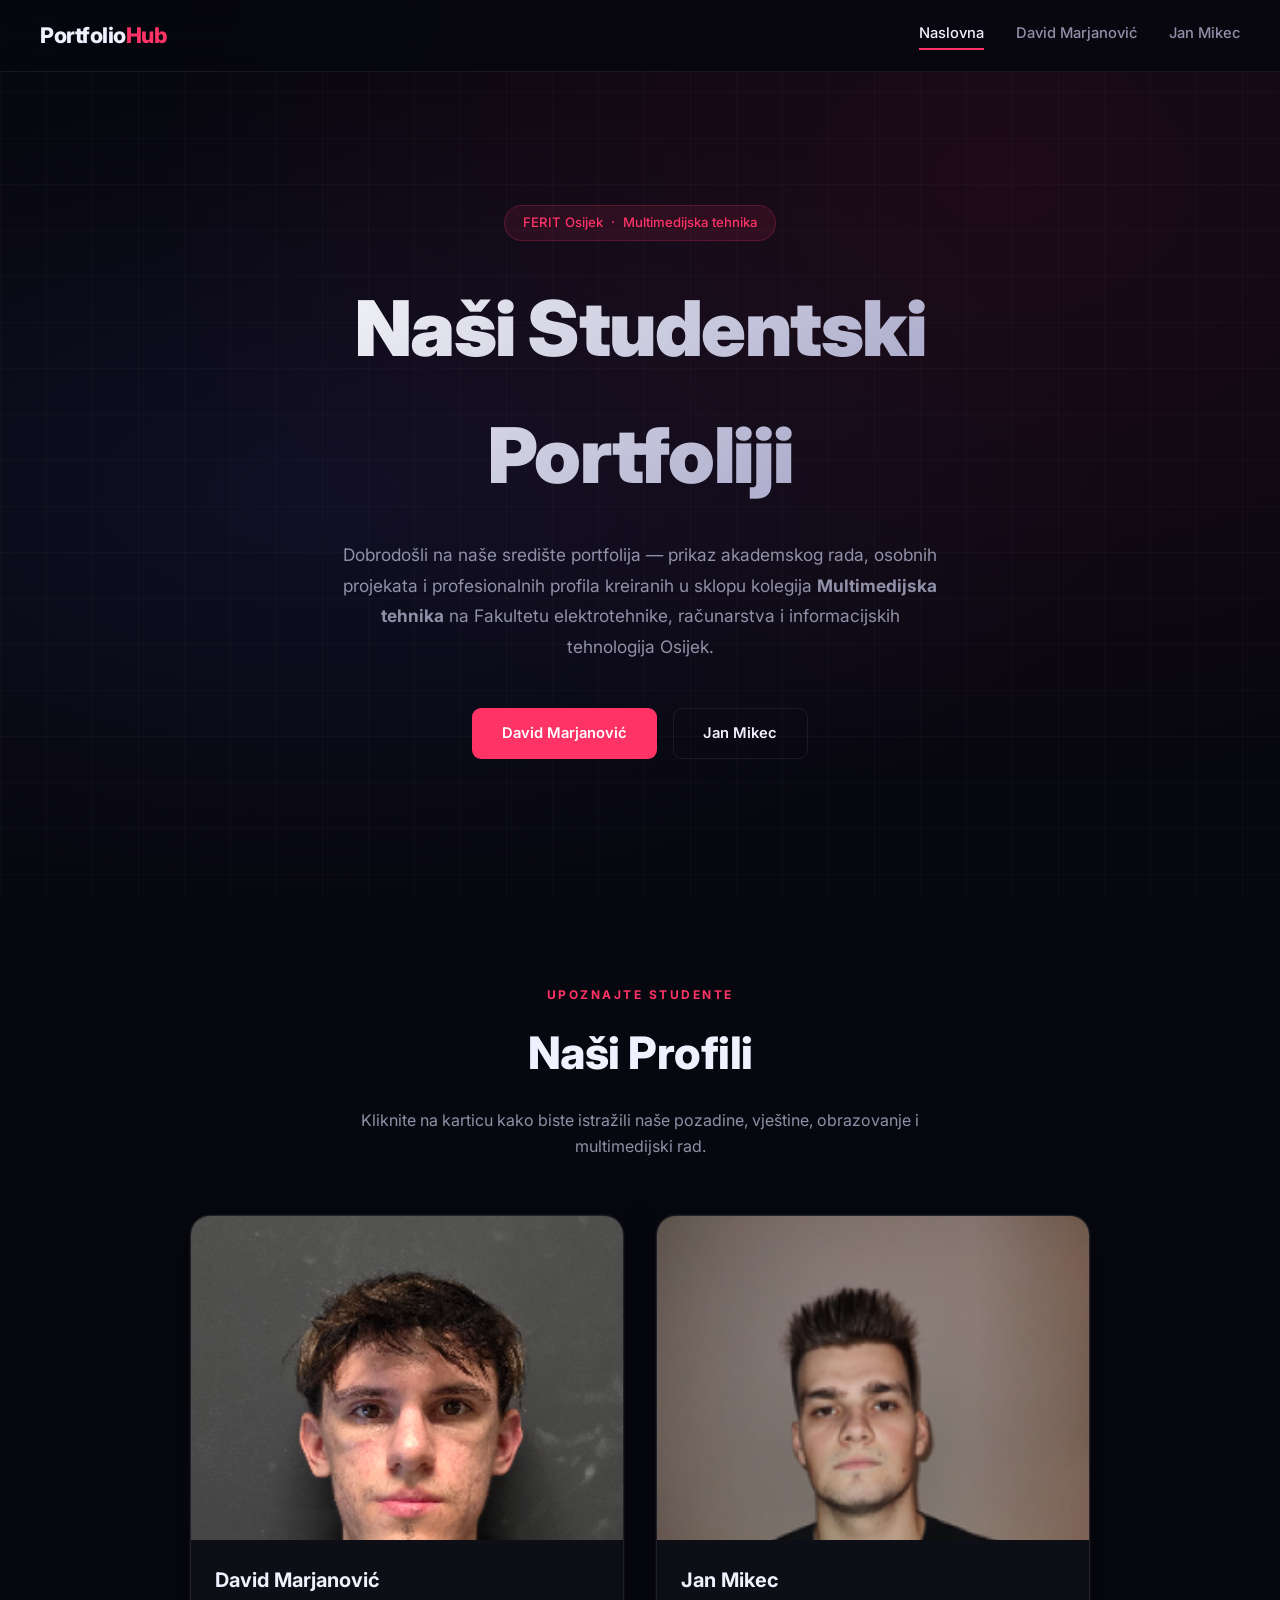
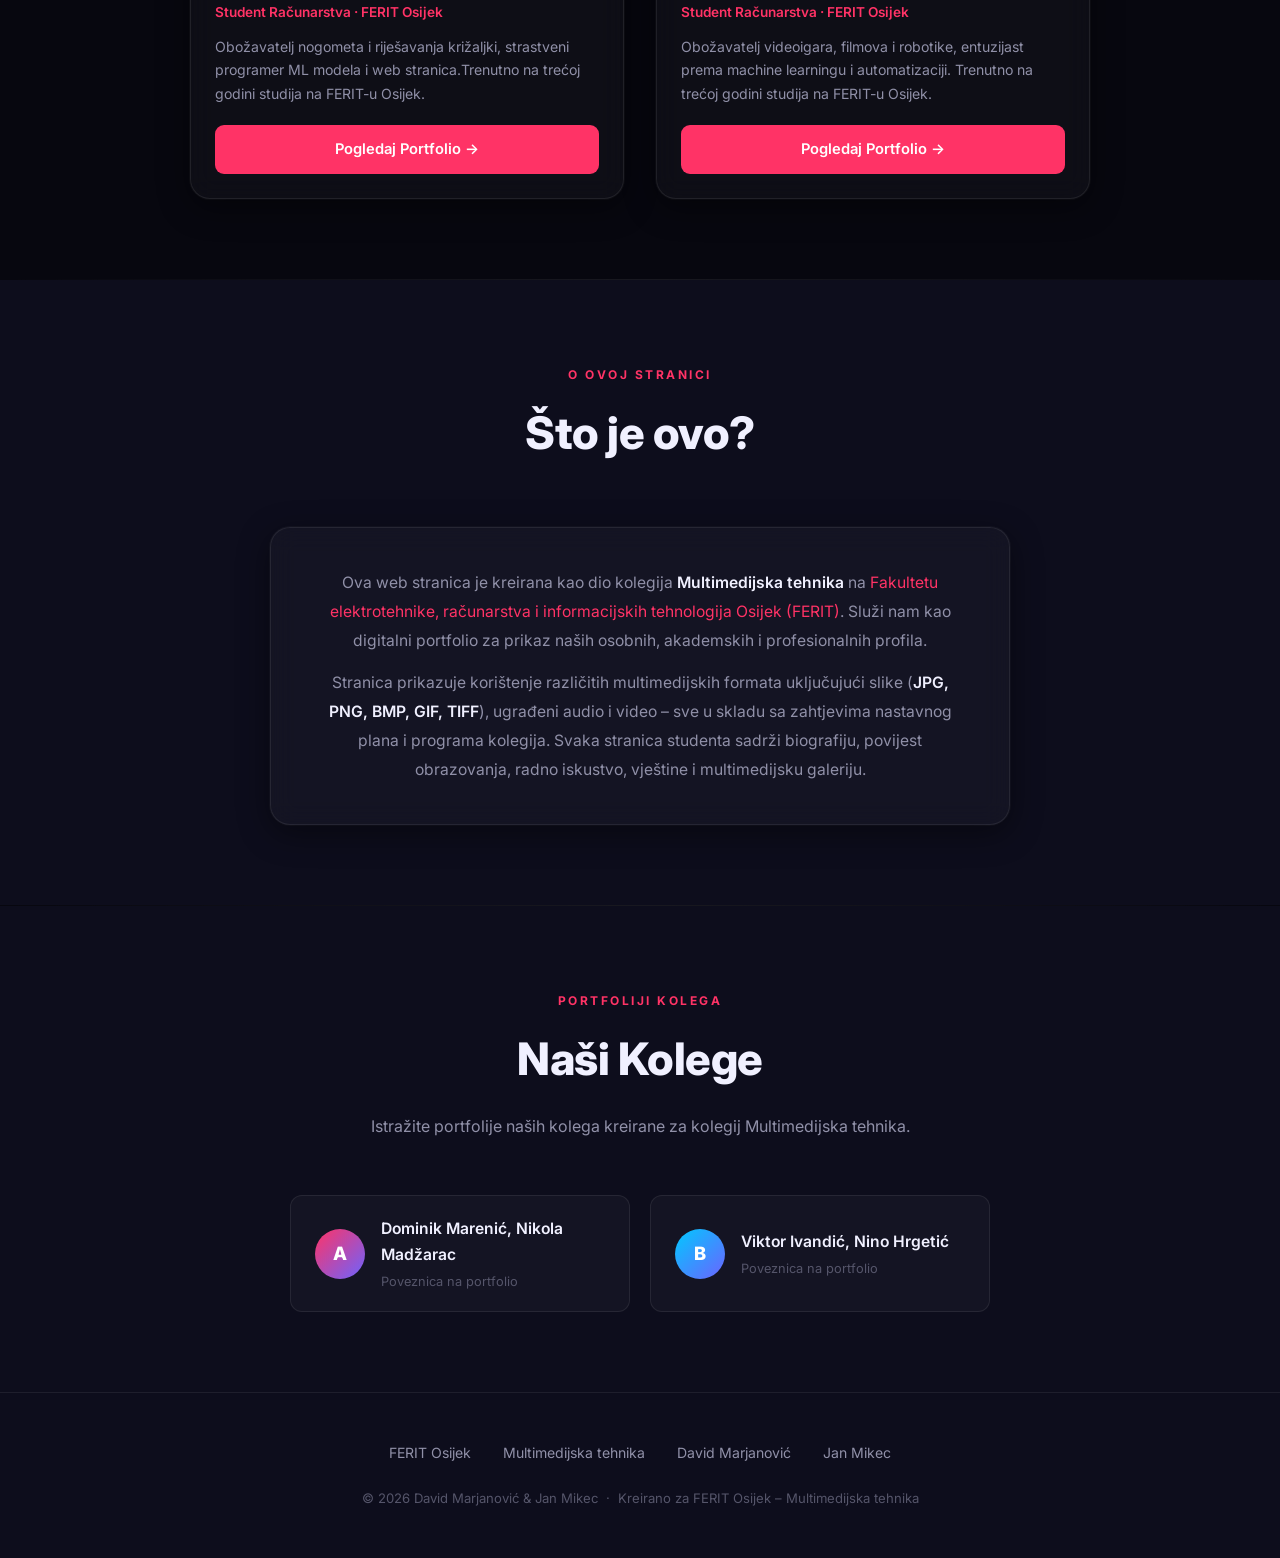
<file: index.html>
<!DOCTYPE html>
<html lang="hr">

<head>
  <meta charset="UTF-8">
  <meta name="viewport" content="width=device-width, initial-scale=1.0">
  <title>Studentski Portfoliji | FERIT Osijek</title>
  <meta name="description"
    content="Digitalni portfoliji Davida Marjanovića i Jana Mikeca, studenata računarstva na FERIT-u Osijek. Kreirano za kolegij Multimedijska tehnika.">
  <meta name="keywords" content="FERIT, Osijek, portfolio, Multimedijska tehnika, student, računarstvo">
  <link rel="preconnect" href="https://fonts.googleapis.com">
  <link rel="preconnect" href="https://fonts.gstatic.com" crossorigin>
  <link
    href="https://fonts.googleapis.com/css2?family=Inter:ital,opsz,wght@0,14..32,300;0,14..32,400;0,14..32,500;0,14..32,600;0,14..32,700;0,14..32,800;0,14..32,900&display=swap"
    rel="stylesheet">
  <link rel="stylesheet" href="css/style.css">
</head>

<body>

  <!-- ============ NAVBAR ============ -->
  <nav class="navbar" id="navbar">
    <div class="nav-container">
      <a href="index.html" class="nav-logo" id="nav-logo">Portfolio<span class="accent">Hub</span></a>
      <div class="nav-menu">
        <a href="index.html" class="nav-link" id="nav-home">Naslovna</a>
        <a href="david/index.html" class="nav-link" id="nav-david">David Marjanović</a>
        <a href="jan/index.html" class="nav-link" id="nav-jan">Jan Mikec</a>
      </div>
    </div>
  </nav>

  <!-- ============ HERO ============ -->
  <section class="hero" id="hero">
    <div class="hero-content">
      <div class="hero-badge">FERIT Osijek &nbsp;·&nbsp; Multimedijska tehnika</div>
      <h1>Naši Studentski Portfoliji</h1>
      <p>
        Dobrodošli na naše središte portfolija — prikaz akademskog rada, osobnih projekata i profesionalnih profila
        kreiranih u sklopu kolegija <strong>Multimedijska tehnika</strong> na Fakultetu elektrotehnike, računarstva i
        informacijskih tehnologija Osijek.
      </p>
      <div class="hero-cta">
        <a href="david/index.html" class="btn btn-primary" id="hero-btn-david">David Marjanović</a>
        <a href="jan/index.html" class="btn btn-outline" id="hero-btn-jan">Jan Mikec</a>
      </div>
    </div>
  </section>

  <!-- ============ STUDENT CARDS ============ -->
  <section id="students">
    <div class="container">
      <div class="section-header">
        <span class="section-tag">Upoznajte Studente</span>
        <h2 class="section-title">Naši Profili</h2>
        <p class="section-sub">Kliknite na karticu kako biste istražili naše pozadine, vještine, obrazovanje i
          multimedijski rad.</p>
      </div>
      <div class="students-grid">

        <div class="student-card fade-in" id="card-david">
          <img src="assets/images/david_portrait.png" alt="David Marjanović" class="student-card-img" loading="lazy">
          <div class="student-card-body">
            <div class="student-card-name">David Marjanović</div>
            <div class="student-card-role">Student Računarstva · FERIT Osijek</div>
            <p class="student-card-desc">
              Obožavatelj nogometa i riješavanja križaljki, strastveni programer ML modela i web stranica.Trenutno na
              trećoj godini
              studija na FERIT-u Osijek.
            </p>
            <a href="david/index.html" class="btn btn-primary btn-full" id="card-david-btn">Pogledaj Portfolio →</a>
          </div>
        </div>

        <div class="student-card fade-in" id="card-jan">
          <img src="assets/images/jan_portrait.png" alt="Jan Mikec" class="student-card-img" loading="lazy">
          <div class="student-card-body">
            <div class="student-card-name">Jan Mikec</div>
            <div class="student-card-role">Student Računarstva · FERIT Osijek</div>
            <p class="student-card-desc">
              Obožavatelj videoigara, filmova i robotike, entuzijast prema machine learningu i automatizaciji. Trenutno na trećoj 
              godini studija na FERIT-u Osijek.
            </p>
            <a href="jan/index.html" class="btn btn-primary btn-full" id="card-jan-btn">Pogledaj Portfolio →</a>
          </div>
        </div>

      </div>
    </div>
  </section>

  <!-- ============ ABOUT ============ -->
  <div class="divider"></div>
  <section id="about" style="background: var(--bg2);">
    <div class="container">
      <div class="section-header">
        <span class="section-tag">O ovoj stranici</span>
        <h2 class="section-title">Što je ovo?</h2>
      </div>
      <div class="card about-card fade-in" id="about-card">
        <p>
          Ova web stranica je kreirana kao dio kolegija <strong>Multimedijska tehnika</strong> na
          <a href="https://www.ferit.unios.hr/" target="_blank" rel="noopener">Fakultetu elektrotehnike, računarstva i
            informacijskih tehnologija Osijek (FERIT)</a>.
          Služi nam kao digitalni portfolio za prikaz naših osobnih, akademskih i profesionalnih profila.
        </p>
        <p>
          Stranica prikazuje korištenje različitih multimedijskih formata uključujući slike (<strong>JPG, PNG, BMP, GIF,
            TIFF</strong>),
          ugrađeni audio i video – sve u skladu sa zahtjevima nastavnog plana i programa kolegija.
          Svaka stranica studenta sadrži biografiju, povijest obrazovanja, radno iskustvo, vještine i multimedijsku
          galeriju.
        </p>
      </div>
    </div>
  </section>

  <div class="divider"></div>
  <section class="colleagues-section" id="colleagues">
    <div class="container">
      <div class="section-header">
        <span class="section-tag">Portfoliji kolega</span>
        <h2 class="section-title">Naši Kolege</h2>
        <p class="section-sub">Istražite portfolije naših kolega kreirane za kolegij Multimedijska tehnika.
        </p>
      </div>
      <div class="colleagues-grid">

        <a target="_blank" href="https://dmarenic.github.io/website/index.html" class="colleague-card fade-in" id="colleague-1">
          <div class="colleague-avatar" id="colleague-1-avatar">A</div>
          <div>
            <div class="colleague-name" id="colleague-1-name">Dominik Marenić, Nikola Madžarac</div>
            <div class="colleague-desc">Poveznica na portfolio</div>
          </div>
        </a>

        <a target="_blank" href="https://multimedija-kv-06de54.gitlab.io/" class="colleague-card fade-in" id="colleague-2">
          <div class="colleague-avatar" id="colleague-2-avatar"
            style="background: linear-gradient(135deg,#00c9ff,#6c63ff);">B</div>
          <div>
            <div class="colleague-name" id="colleague-2-name">Viktor Ivandić, Nino Hrgetić</div>
            <div class="colleague-desc">Poveznica na portfolio</div>
          </div>
        </a>

      </div>
    </div>
  </section>

  <!-- ============ FOOTER ============ -->
  <footer class="footer" id="footer">
    <div class="footer-links">
      <a href="https://www.ferit.unios.hr/" target="_blank" rel="noopener" class="footer-link">FERIT Osijek</a>
      <a href="https://moodle.srce.hr/2025-2026/course/view.php?id=233933" target="_blank" rel="noopener"
        class="footer-link">Multimedijska tehnika</a>
      <a href="david/index.html" class="footer-link">David Marjanović</a>
      <a href="jan/index.html" class="footer-link">Jan Mikec</a>
    </div>
    <div class="footer-copy">
      © 2026 David Marjanović &amp; Jan Mikec &nbsp;·&nbsp; Kreirano za FERIT Osijek – Multimedijska tehnika
    </div>
  </footer>

  <script src="js/main.js"></script>
</body>

</html>
</file>
<file: css/style.css>
@import url('https://fonts.googleapis.com/css2?family=Inter:ital,opsz,wght@0,14..32,300;0,14..32,400;0,14..32,500;0,14..32,600;0,14..32,700;0,14..32,800;0,14..32,900&display=swap');

:root {
  --bg: #07070f;
  --bg2: #0d0d1c;
  --bg3: #121228;
  --glass: rgba(255, 255, 255, 0.03);
  --glass-bd: rgba(255, 255, 255, 0.08);
  --accent: #ff3366;
  --accent-h: #e02d59;
  --accent2: #6c63ff;
  --text: #f0f0ff;
  --text-s: #9090a8;
  --text-m: #55556a;
  --border: rgba(255, 255, 255, 0.07);
  --border-a: rgba(255, 51, 102, 0.3);
  --shadow: 0 8px 32px rgba(0, 0, 0, 0.45), 0 0 0 1px rgba(255, 255, 255, 0.04);
  --glow: 0 0 35px rgba(255, 51, 102, 0.15);
  --tr: all 0.3s cubic-bezier(0.4, 0, 0.2, 1);
  --r: 12px;
  --rl: 20px;
  --font: 'Inter', sans-serif;
}

*,
*::before,
*::after {
  box-sizing: border-box;
  margin: 0;
  padding: 0;
}

html {
  scroll-behavior: smooth;
}

body {
  font-family: var(--font);
  background: var(--bg);
  color: var(--text);
  line-height: 1.65;
  overflow-x: hidden;
}

img {
  display: block;
  max-width: 100%;
}

a {
  color: var(--accent);
  text-decoration: none;
  transition: var(--tr);
}

a:hover {
  opacity: 0.82;
}

::-webkit-scrollbar {
  width: 5px;
}

::-webkit-scrollbar-track {
  background: var(--bg);
}

::-webkit-scrollbar-thumb {
  background: var(--accent);
  border-radius: 3px;
}

/* ===== NAVBAR ===== */
.navbar {
  position: fixed;
  top: 0;
  left: 0;
  right: 0;
  z-index: 1000;
  padding: 1.1rem 2rem;
  backdrop-filter: blur(22px);
  -webkit-backdrop-filter: blur(22px);
  background: rgba(7, 7, 15, 0.85);
  border-bottom: 1px solid var(--border);
  transition: var(--tr);
}

.navbar.scrolled {
  padding: 0.7rem 2rem;
  box-shadow: 0 4px 24px rgba(0, 0, 0, 0.5);
}

.nav-container {
  max-width: 1200px;
  margin: 0 auto;
  display: flex;
  align-items: center;
  justify-content: space-between;
}

.nav-logo {
  font-size: 1.35rem;
  font-weight: 800;
  color: var(--text);
  letter-spacing: -0.5px;
}

.nav-logo .accent {
  color: var(--accent);
}

.nav-menu {
  display: flex;
  align-items: center;
  gap: 2rem;
}

.nav-link {
  color: var(--text-s);
  font-size: 0.92rem;
  font-weight: 500;
  position: relative;
  padding-bottom: 4px;
}

.nav-link::after {
  content: '';
  position: absolute;
  bottom: 0;
  left: 0;
  width: 0;
  height: 2px;
  background: var(--accent);
  transition: width 0.3s ease;
}

.nav-link:hover,
.nav-link.active {
  color: var(--text);
  opacity: 1;
}

.nav-link:hover::after,
.nav-link.active::after {
  width: 100%;
}

/* ===== BUTTONS ===== */
.btn {
  display: inline-flex;
  align-items: center;
  gap: 0.5rem;
  padding: 0.78rem 1.85rem;
  border-radius: 9px;
  font-weight: 600;
  font-size: 0.92rem;
  font-family: var(--font);
  cursor: pointer;
  border: none;
  transition: var(--tr);
  text-decoration: none;
}

.btn-primary {
  background: var(--accent);
  color: #fff;
}

.btn-primary:hover {
  background: var(--accent-h);
  color: #fff;
  opacity: 1;
  transform: translateY(-2px);
  box-shadow: 0 10px 28px rgba(255, 51, 102, 0.38);
}

.btn-outline {
  background: transparent;
  color: var(--text);
  border: 1px solid var(--border);
}

.btn-outline:hover {
  border-color: var(--accent);
  color: var(--accent);
  opacity: 1;
  transform: translateY(-2px);
}

.btn-full {
  width: 100%;
  justify-content: center;
}

/* ===== HERO – LANDING ===== */
.hero {
  min-height: 100vh;
  display: flex;
  align-items: center;
  justify-content: center;
  text-align: center;
  padding: 9rem 2rem 5rem;
  position: relative;
  overflow: hidden;
  background:
    radial-gradient(ellipse at 25% 55%, rgba(108, 99, 255, 0.09) 0%, transparent 60%),
    radial-gradient(ellipse at 78% 20%, rgba(255, 51, 102, 0.09) 0%, transparent 60%),
    var(--bg);
}

.hero::before {
  content: '';
  position: absolute;
  inset: 0;
  background-image:
    linear-gradient(rgba(255, 255, 255, 0.018) 1px, transparent 1px),
    linear-gradient(90deg, rgba(255, 255, 255, 0.018) 1px, transparent 1px);
  background-size: 46px 46px;
  pointer-events: none;
}

.hero-content {
  max-width: 820px;
  position: relative;
  z-index: 1;
}

.hero-badge {
  display: inline-flex;
  align-items: center;
  gap: 0.5rem;
  padding: 0.38rem 1.1rem;
  background: rgba(255, 51, 102, 0.1);
  border: 1px solid rgba(255, 51, 102, 0.22);
  border-radius: 100px;
  font-size: 0.82rem;
  color: var(--accent);
  margin-bottom: 1.6rem;
  font-weight: 500;
}

.hero h1 {
  font-size: clamp(2.6rem, 6.5vw, 4.8rem);
  font-weight: 900;
  background: linear-gradient(135deg, #fff 0%, #9090bb 100%);
  -webkit-background-clip: text;
  -webkit-text-fill-color: transparent;
  background-clip: text;
  margin-bottom: 1.25rem;
  letter-spacing: -1.5px;
}

.hero p {
  font-size: 1.08rem;
  color: var(--text-s);
  max-width: 600px;
  margin: 0 auto 2.8rem;
  line-height: 1.78;
}

.hero-cta {
  display: flex;
  gap: 1rem;
  justify-content: center;
  flex-wrap: wrap;
}

.scroll-indicator {
  position: absolute;
  bottom: 2.2rem;
  left: 50%;
  transform: translateX(-50%);
  display: flex;
  flex-direction: column;
  align-items: center;
  gap: 0.5rem;
  color: var(--text-m);
  font-size: 0.7rem;
  text-transform: uppercase;
  letter-spacing: 2px;
  animation: bounce 2.2s ease-in-out infinite;
}

.scroll-arrow {
  width: 20px;
  height: 20px;
  border-right: 2px solid var(--text-m);
  border-bottom: 2px solid var(--text-m);
  transform: rotate(45deg);
}

@keyframes bounce {

  0%,
  100% {
    transform: translateX(-50%) translateY(0);
  }

  50% {
    transform: translateX(-50%) translateY(8px);
  }
}

/* ===== LAYOUT ===== */
section {
  padding: 5rem 2rem;
}

.container {
  max-width: 1200px;
  margin: 0 auto;
}

.section-header {
  text-align: center;
  margin-bottom: 3.5rem;
}

.section-tag {
  display: inline-block;
  font-size: 0.75rem;
  font-weight: 700;
  text-transform: uppercase;
  letter-spacing: 2.5px;
  color: var(--accent);
  margin-bottom: 0.75rem;
}

.section-title {
  font-size: clamp(1.8rem, 4vw, 2.8rem);
  font-weight: 800;
  letter-spacing: -0.5px;
  margin-bottom: 1rem;
}

.section-sub {
  font-size: 1rem;
  color: var(--text-s);
  max-width: 580px;
  margin: 0 auto;
}

.divider {
  height: 1px;
  background: linear-gradient(to right, transparent, var(--border), transparent);
}

/* ===== GLASS CARD ===== */
.card {
  background: var(--glass);
  border: 1px solid var(--glass-bd);
  border-radius: var(--rl);
  padding: 1.5rem;
  backdrop-filter: blur(12px);
  -webkit-backdrop-filter: blur(12px);
  box-shadow: var(--shadow);
  transition: var(--tr);
}

.card:hover {
  transform: translateY(-4px);
  border-color: var(--border-a);
  box-shadow: var(--shadow), var(--glow);
}

/* ===== STUDENT CARDS – LANDING ===== */
.students-grid {
  display: grid;
  grid-template-columns: repeat(2, 1fr);
  gap: 2rem;
  max-width: 900px;
  margin: 0 auto;
}

.student-card {
  background: var(--glass);
  border: 1px solid var(--glass-bd);
  border-radius: var(--rl);
  overflow: hidden;
  backdrop-filter: blur(12px);
  -webkit-backdrop-filter: blur(12px);
  box-shadow: var(--shadow);
  transition: var(--tr);
}

.student-card:hover {
  transform: translateY(-6px);
  border-color: var(--border-a);
  box-shadow: var(--shadow), var(--glow);
}

.student-card-img {
  width: 100%;
  aspect-ratio: 4/3;
  object-fit: cover;
  object-position: top center;
}

.student-card-body {
  padding: 1.5rem;
}

.student-card-name {
  font-size: 1.25rem;
  font-weight: 700;
  margin-bottom: 0.2rem;
}

.student-card-role {
  font-size: 0.85rem;
  color: var(--accent);
  font-weight: 600;
  margin-bottom: 0.75rem;
}

.student-card-desc {
  font-size: 0.88rem;
  color: var(--text-s);
  margin-bottom: 1.25rem;
  line-height: 1.65;
}

/* ===== COLLEAGUES SECTION ===== */
.colleagues-section {
  background: var(--bg2);
}

.colleagues-grid {
  display: grid;
  grid-template-columns: repeat(2, 1fr);
  gap: 1.25rem;
  max-width: 700px;
  margin: 0 auto;
}

.colleague-card {
  background: var(--glass);
  border: 1px solid var(--glass-bd);
  border-radius: var(--r);
  padding: 1.2rem 1.5rem;
  display: flex;
  align-items: center;
  gap: 1rem;
  transition: var(--tr);
  position: relative;
  overflow: hidden;
}

.colleague-card:hover {
  border-color: var(--border-a);
  transform: translateY(-2px);
  opacity: 1;
  box-shadow: var(--glow);
}

.colleague-avatar {
  width: 50px;
  height: 50px;
  border-radius: 50%;
  background: linear-gradient(135deg, var(--accent), var(--accent2));
  display: flex;
  align-items: center;
  justify-content: center;
  font-weight: 800;
  font-size: 1.15rem;
  color: #fff;
  flex-shrink: 0;
}

.colleague-name {
  font-weight: 600;
  font-size: 0.98rem;
  color: var(--text);
  margin-bottom: 0.2rem;
}

.colleague-desc {
  font-size: 0.8rem;
  color: var(--text-m);
}

/* ===== ABOUT CARD – LANDING ===== */
.about-card {
  max-width: 740px;
  margin: 0 auto;
  text-align: center;
  padding: 2.5rem;
}

.about-card p {
  color: var(--text-s);
  line-height: 1.85;
  font-size: 0.98rem;
  margin-bottom: 0.85rem;
}

.about-card p:last-child {
  margin-bottom: 0;
}

.about-card strong {
  color: var(--text);
  font-weight: 600;
}

/* ===== PROFILE HERO – STUDENT PAGES ===== */
.profile-hero {
  padding: 8rem 2rem 5rem;
  background:
    radial-gradient(ellipse at top right, rgba(255, 51, 102, 0.08) 0%, transparent 55%),
    radial-gradient(ellipse at bottom left, rgba(108, 99, 255, 0.08) 0%, transparent 55%),
    var(--bg);
  position: relative;
  overflow: hidden;
}

.profile-hero::before {
  content: '';
  position: absolute;
  inset: 0;
  background-image:
    linear-gradient(rgba(255, 255, 255, 0.014) 1px, transparent 1px),
    linear-gradient(90deg, rgba(255, 255, 255, 0.014) 1px, transparent 1px);
  background-size: 40px 40px;
  pointer-events: none;
}

.profile-inner {
  max-width: 980px;
  margin: 0 auto;
  display: flex;
  gap: 3.5rem;
  align-items: flex-start;
  position: relative;
  z-index: 1;
}

.profile-photo-wrap {
  flex-shrink: 0;
}

.profile-photo-container {
  position: relative;
  width: 230px;
}

.profile-photo {
  width: 230px;
  height: 230px;
  object-fit: cover;
  object-position: top center;
  border-radius: 18px;
  cursor: pointer;
  border: 2px solid var(--border);
  display: block;
  transition: var(--tr);
}

.profile-photo:hover {
  border-color: var(--accent);
  box-shadow: 0 0 30px rgba(255, 51, 102, 0.3);
  transform: scale(1.02);
}

.photo-hint {
  position: absolute;
  bottom: 10px;
  right: 10px;
  background: rgba(0, 0, 0, 0.72);
  padding: 4px 9px;
  border-radius: 6px;
  font-size: 0.7rem;
  color: rgba(255, 255, 255, 0.82);
  pointer-events: none;
  transition: var(--tr);
}

.profile-photo-container:hover .photo-hint {
  background: rgba(255, 51, 102, 0.85);
}

.profile-info {
  flex: 1;
}

.profile-name {
  font-size: clamp(2rem, 4.5vw, 3.2rem);
  font-weight: 900;
  letter-spacing: -1.5px;
  background: linear-gradient(135deg, #fff 0%, #9090bb 100%);
  -webkit-background-clip: text;
  -webkit-text-fill-color: transparent;
  background-clip: text;
  margin-bottom: 0.4rem;
}

.profile-title {
  font-size: 1.05rem;
  color: var(--accent);
  font-weight: 600;
  margin-bottom: 1.1rem;
}

.profile-meta {
  display: flex;
  gap: 1.2rem;
  flex-wrap: wrap;
  margin-bottom: 1.4rem;
}

.profile-meta-item {
  display: flex;
  align-items: center;
  gap: 0.4rem;
  font-size: 0.88rem;
  color: var(--text-s);
}

.profile-bio {
  font-size: 0.95rem;
  color: var(--text-s);
  line-height: 1.75;
  max-width: 520px;
}

/* ===== CONTENT SECTIONS ===== */
.cs {
  background: var(--bg);
  padding: 4rem 2rem;
}

.cs.alt {
  background: var(--bg2);
}

.cc {
  max-width: 980px;
  margin: 0 auto;
}

.cs-title {
  font-size: 1.45rem;
  font-weight: 800;
  letter-spacing: -0.3px;
  color: var(--text);
  margin-bottom: 1.8rem;
  display: flex;
  align-items: center;
  gap: 0.85rem;
}

.cs-title::before {
  content: '';
  display: block;
  width: 4px;
  height: 1.4rem;
  flex-shrink: 0;
  background: linear-gradient(to bottom, var(--accent), var(--accent2));
  border-radius: 2px;
}

/* ===== INFO GRID ===== */
.info-grid {
  display: grid;
  grid-template-columns: repeat(auto-fit, minmax(260px, 1fr));
  gap: 1rem;
}

.info-item {
  background: var(--glass);
  border: 1px solid var(--glass-bd);
  border-radius: var(--r);
  padding: 1.2rem 1.3rem;
  display: flex;
  gap: 1rem;
  align-items: flex-start;
  transition: var(--tr);
}

.info-item:hover {
  border-color: rgba(255, 51, 102, 0.22);
  background: rgba(255, 51, 102, 0.03);
}

.info-icon {
  font-size: 1.3rem;
  flex-shrink: 0;
  width: 42px;
  height: 42px;
  background: rgba(255, 51, 102, 0.1);
  border-radius: 9px;
  display: flex;
  align-items: center;
  justify-content: center;
}

.info-label {
  font-size: 0.72rem;
  text-transform: uppercase;
  letter-spacing: 1.2px;
  color: var(--text-m);
  margin-bottom: 0.22rem;
  font-weight: 700;
}

.info-value {
  font-size: 0.93rem;
  color: var(--text);
  font-weight: 500;
  margin-bottom: 0.3rem;
}

.info-link {
  font-size: 0.78rem;
  color: var(--accent);
  display: inline-flex;
  align-items: center;
  gap: 0.25rem;
  font-weight: 500;
}

/* ===== HOBBIES ===== */
.hobbies-list {
  display: flex;
  gap: 0.65rem;
  flex-wrap: wrap;
  margin-top: 0.5rem;
}

.hobby-tag {
  display: inline-flex;
  align-items: center;
  gap: 0.4rem;
  padding: 0.48rem 1.05rem;
  background: rgba(108, 99, 255, 0.1);
  border: 1px solid rgba(108, 99, 255, 0.2);
  border-radius: 100px;
  font-size: 0.84rem;
  color: var(--text);
  font-weight: 500;
  transition: var(--tr);
}

.hobby-tag:hover {
  background: rgba(108, 99, 255, 0.22);
  border-color: var(--accent2);
  opacity: 1;
  transform: translateY(-2px);
  color: #fff;
}

/* ===== TIMELINE ===== */
.timeline {
  position: relative;
  padding-left: 2.2rem;
}

.timeline::before {
  content: '';
  position: absolute;
  left: 0;
  top: 8px;
  bottom: 8px;
  width: 2px;
  background: linear-gradient(to bottom, var(--accent), var(--accent2), transparent);
  border-radius: 1px;
}

.timeline-item {
  position: relative;
  margin-bottom: 2.2rem;
}

.timeline-item:last-child {
  margin-bottom: 0;
}

.tl-dot {
  position: absolute;
  left: -2.55rem;
  top: 5px;
  width: 12px;
  height: 12px;
  border-radius: 50%;
  background: var(--accent);
  border: 2px solid var(--bg);
  box-shadow: 0 0 12px rgba(255, 51, 102, 0.5);
}

.tl-period {
  font-size: 0.78rem;
  color: var(--accent);
  font-weight: 700;
  text-transform: uppercase;
  letter-spacing: 1px;
  margin-bottom: 0.25rem;
}

.tl-title {
  font-size: 1rem;
  font-weight: 700;
  color: var(--text);
  margin-bottom: 0.2rem;
}

.tl-title a {
  color: var(--text);
  transition: var(--tr);
}

.tl-title a:hover {
  color: var(--accent);
  opacity: 1;
}

.tl-sub {
  font-size: 0.875rem;
  color: var(--text-s);
  margin-bottom: 0.45rem;
}

.tl-desc {
  font-size: 0.85rem;
  color: var(--text-m);
  line-height: 1.65;
}

/* ===== SKILLS ===== */
.skills-list {
  display: flex;
  gap: 0.75rem;
  flex-wrap: wrap;
}

.skill-tag {
  display: inline-flex;
  align-items: center;
  gap: 0.5rem;
  padding: 0.6rem 1.25rem;
  background: var(--glass);
  border: 1px solid var(--glass-bd);
  border-radius: 10px;
  font-size: 0.92rem;
  color: var(--text);
  font-weight: 600;
  transition: var(--tr);
}

.skill-tag:hover {
  background: rgba(255, 51, 102, 0.1);
  border-color: var(--accent);
  transform: translateY(-2px);
  box-shadow: var(--glow);
  color: #fff;
}

.skill-tag::before {
  content: '✦';
  color: var(--accent);
  font-size: 0.8rem;
}

/* ===== GALLERY ===== */
.gallery-grid {
  display: grid;
  grid-template-columns: repeat(auto-fit, minmax(210px, 1fr));
  gap: 1rem;
  margin-bottom: 1rem;
}

.gallery-item {
  position: relative;
  border-radius: var(--r);
  overflow: hidden;
  cursor: pointer;
  aspect-ratio: 4/3;
  border: 1px solid var(--glass-bd);
  background: var(--bg2);
  transition: var(--tr);
}

.gallery-item:hover {
  border-color: var(--border-a);
  box-shadow: var(--glow);
}

.gallery-item img {
  width: 100%;
  height: 100%;
  object-fit: cover;
  transition: transform 0.4s ease;
}

.gallery-item:hover img {
  transform: scale(1.07);
}

.gallery-overlay {
  position: absolute;
  bottom: 0;
  left: 0;
  right: 0;
  padding: 0.6rem 0.8rem;
  background: linear-gradient(to top, rgba(0, 0, 0, 0.82), transparent);
  font-size: 0.78rem;
  color: rgba(255, 255, 255, 0.88);
  opacity: 0;
  transition: opacity 0.3s ease;
}

.gallery-item:hover .gallery-overlay {
  opacity: 1;
}

.fmt-badge {
  position: absolute;
  top: 8px;
  right: 8px;
  padding: 2px 8px;
  background: rgba(255, 51, 102, 0.88);
  border-radius: 4px;
  font-size: 0.68rem;
  font-weight: 800;
  color: #fff;
  text-transform: uppercase;
}

.gallery-dl {
  display: flex;
  flex-direction: column;
  align-items: center;
  justify-content: center;
  gap: 0.4rem;
  padding: 1.5rem;
  background: var(--glass);
  border: 1px solid var(--glass-bd);
  border-radius: var(--r);
  text-decoration: none;
  color: var(--text-s);
  transition: var(--tr);
  text-align: center;
}

.gallery-dl:hover {
  border-color: var(--accent);
  color: var(--text);
  opacity: 1;
  background: rgba(255, 51, 102, 0.05);
}

.gallery-dl-icon {
  font-size: 2rem;
}

.gallery-dl-name {
  font-weight: 600;
  font-size: 0.9rem;
  color: var(--text);
}

.gallery-dl-note {
  font-size: 0.75rem;
  color: var(--text-m);
}

/* ===== MEDIA PLAYERS ===== */
.media-players {
  display: grid;
  grid-template-columns: 1fr 1fr;
  gap: 1.5rem;
  margin-top: 2rem;
}

.media-card {
  background: var(--glass);
  border: 1px solid var(--glass-bd);
  border-radius: var(--r);
  padding: 1.5rem;
}

.media-label {
  font-size: 0.8rem;
  font-weight: 700;
  color: var(--text-s);
  text-transform: uppercase;
  letter-spacing: 1.2px;
  margin-bottom: 0.5rem;
}

.media-desc {
  font-size: 0.8rem;
  color: var(--text-m);
  margin-bottom: 1rem;
}

audio {
  width: 100%;
  border-radius: 6px;
  accent-color: var(--accent);
}

video {
  width: 100%;
  border-radius: 8px;
  background: #000;
  max-height: 220px;
  object-fit: contain;
}

/* ===== LIGHTBOX ===== */
.lightbox {
  position: fixed;
  inset: 0;
  z-index: 9999;
  display: flex;
  align-items: center;
  justify-content: center;
  opacity: 0;
  pointer-events: none;
  transition: opacity 0.3s ease;
}

.lightbox.active {
  opacity: 1;
  pointer-events: all;
}

.lb-backdrop {
  position: absolute;
  inset: 0;
  background: rgba(0, 0, 0, 0.92);
  backdrop-filter: blur(10px);
  -webkit-backdrop-filter: blur(10px);
}

.lb-img {
  position: relative;
  z-index: 1;
  max-width: 92vw;
  max-height: 90vh;
  object-fit: contain;
  border-radius: 10px;
  box-shadow: 0 30px 100px rgba(0, 0, 0, 0.9);
  transform: scale(0.88);
  transition: transform 0.35s cubic-bezier(0.4, 0, 0.2, 1);
}

.lightbox.active .lb-img {
  transform: scale(1);
}

.lb-close {
  position: absolute;
  top: 1.5rem;
  right: 1.5rem;
  z-index: 2;
  width: 44px;
  height: 44px;
  background: rgba(255, 255, 255, 0.1);
  border: 1px solid rgba(255, 255, 255, 0.18);
  border-radius: 50%;
  display: flex;
  align-items: center;
  justify-content: center;
  cursor: pointer;
  color: #fff;
  font-size: 1.15rem;
  transition: var(--tr);
  font-family: var(--font);
}

.lb-close:hover {
  background: var(--accent);
  border-color: var(--accent);
}

.lb-caption {
  position: absolute;
  bottom: 1.5rem;
  left: 50%;
  transform: translateX(-50%);
  z-index: 2;
  background: rgba(0, 0, 0, 0.65);
  padding: 0.45rem 1.2rem;
  border-radius: 100px;
  font-size: 0.875rem;
  color: rgba(255, 255, 255, 0.88);
  white-space: nowrap;
  max-width: 80vw;
  overflow: hidden;
  text-overflow: ellipsis;
}

/* ===== FERIT BADGE ===== */
.ferit-badge {
  background: var(--glass);
  border: 1px solid var(--glass-bd);
  border-radius: var(--rl);
  padding: 2.5rem;
  text-align: center;
}

.ferit-badge .ferit-icon {
  font-size: 2.5rem;
  margin-bottom: 1rem;
}

.ferit-badge p {
  font-size: 0.9rem;
  color: var(--text-s);
  line-height: 1.7;
  margin-bottom: 0.5rem;
}

.ferit-badge p:last-child {
  margin-bottom: 0;
  font-size: 0.8rem;
  color: var(--text-m);
}

.ferit-badge a {
  font-weight: 600;
}

/* ===== FOOTER ===== */
.footer {
  background: var(--bg2);
  border-top: 1px solid var(--border);
  padding: 3rem 2rem;
  text-align: center;
}

.footer-links {
  display: flex;
  justify-content: center;
  gap: 2rem;
  flex-wrap: wrap;
  margin-bottom: 1.5rem;
}

.footer-link {
  font-size: 0.88rem;
  color: var(--text-s);
  transition: var(--tr);
}

.footer-link:hover {
  color: var(--accent);
  opacity: 1;
}

.footer-copy {
  font-size: 0.82rem;
  color: var(--text-m);
}

/* ===== FADE-IN ANIMATION ===== */
.fade-in {
  opacity: 0;
  transform: translateY(22px);
  transition: opacity 0.65s ease, transform 0.65s ease;
}

.fade-in.visible {
  opacity: 1;
  transform: translateY(0);
}

.fade-in:nth-child(2) {
  transition-delay: 0.08s;
}

.fade-in:nth-child(3) {
  transition-delay: 0.16s;
}

.fade-in:nth-child(4) {
  transition-delay: 0.24s;
}

/* ===== RESPONSIVE ===== */
@media (max-width: 768px) {
  .students-grid {
    grid-template-columns: 1fr;
  }

  .colleagues-grid {
    grid-template-columns: 1fr;
  }

  .profile-inner {
    flex-direction: column;
    gap: 2rem;
  }

  .profile-photo,
  .profile-photo-container {
    width: 180px;
    height: 180px;
  }

  .media-players {
    grid-template-columns: 1fr;
  }

  .skills-grid {
    grid-template-columns: 1fr;
  }

  .nav-menu {
    gap: 1rem;
  }

  .gallery-grid {
    grid-template-columns: repeat(2, 1fr);
  }
}

@media (max-width: 520px) {
  .hero h1 {
    font-size: 2.2rem;
  }

  .hero-cta {
    flex-direction: column;
  }

  section {
    padding: 3rem 1.25rem;
  }

  .cs {
    padding: 3rem 1.25rem;
  }

  .gallery-grid {
    grid-template-columns: 1fr;
  }

  .nav-menu {
    gap: 0.65rem;
  }

  .nav-link {
    font-size: 0.82rem;
  }
}
</file>
